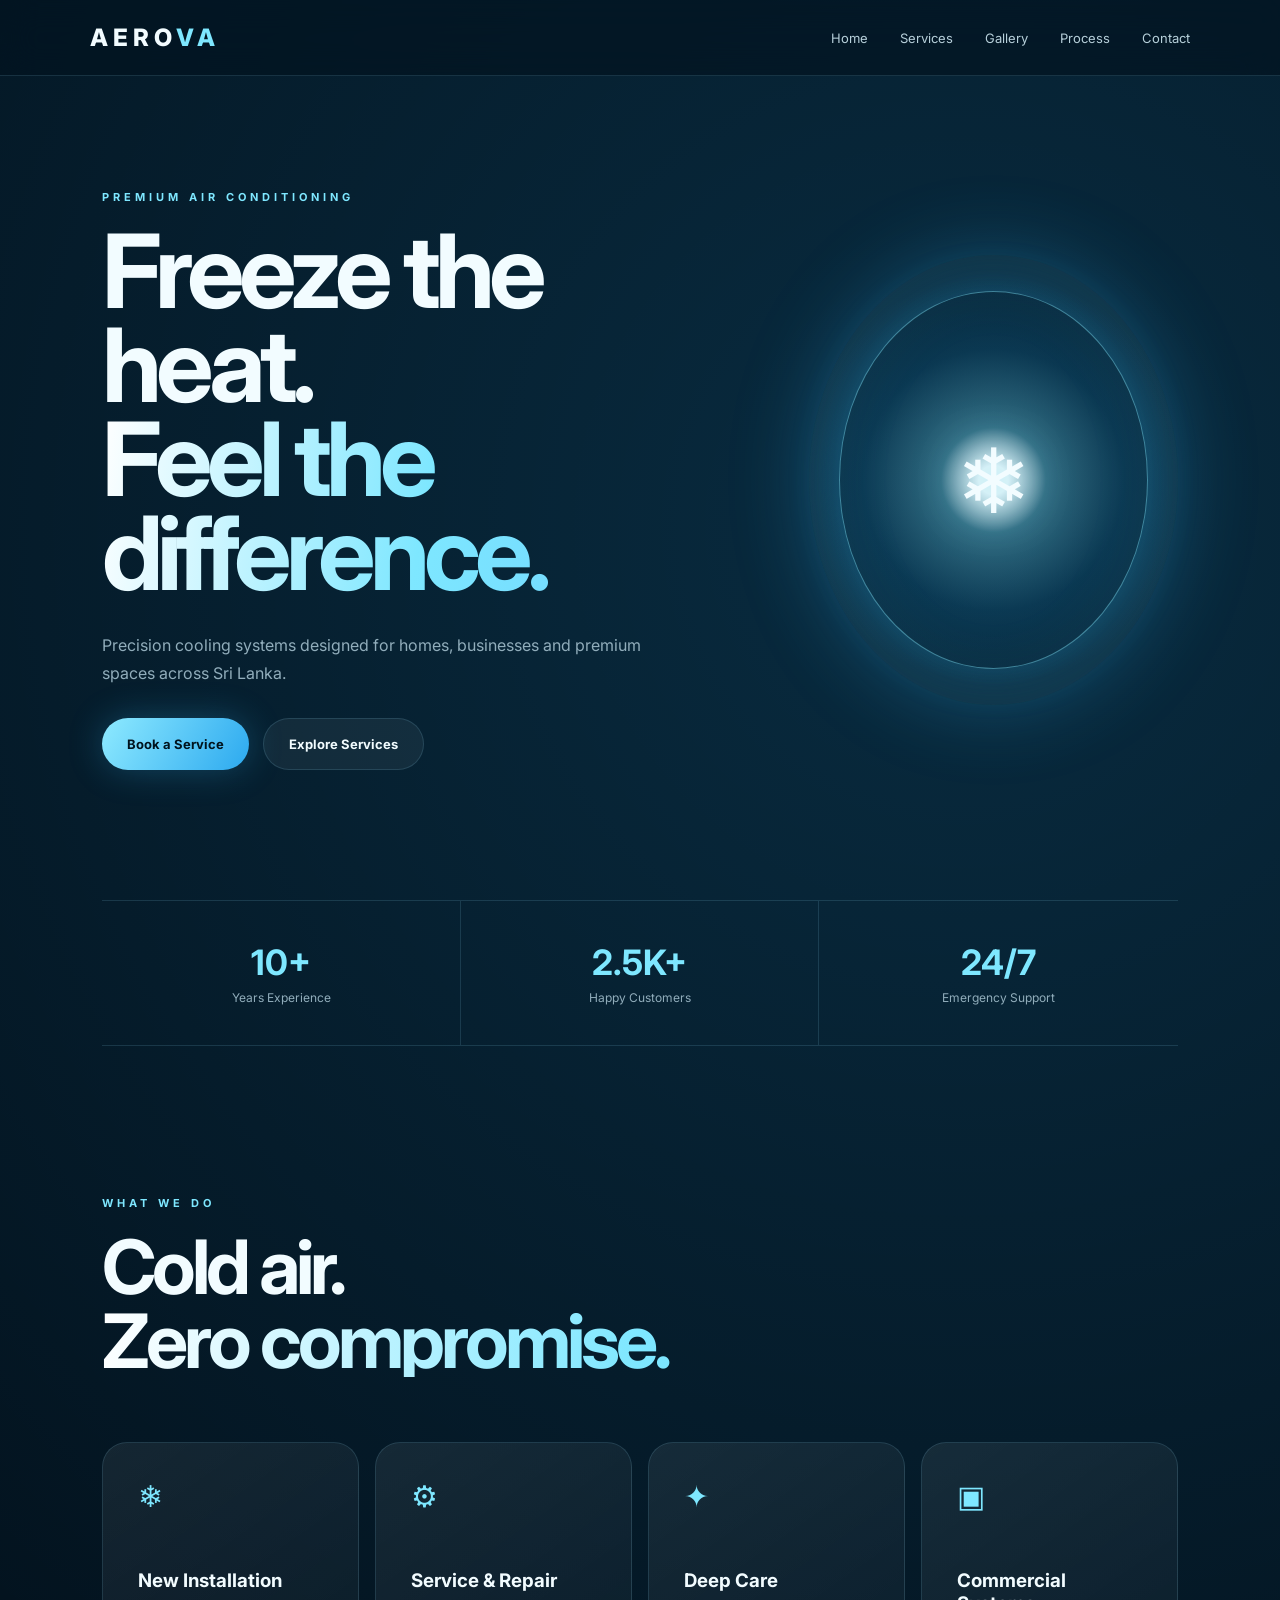
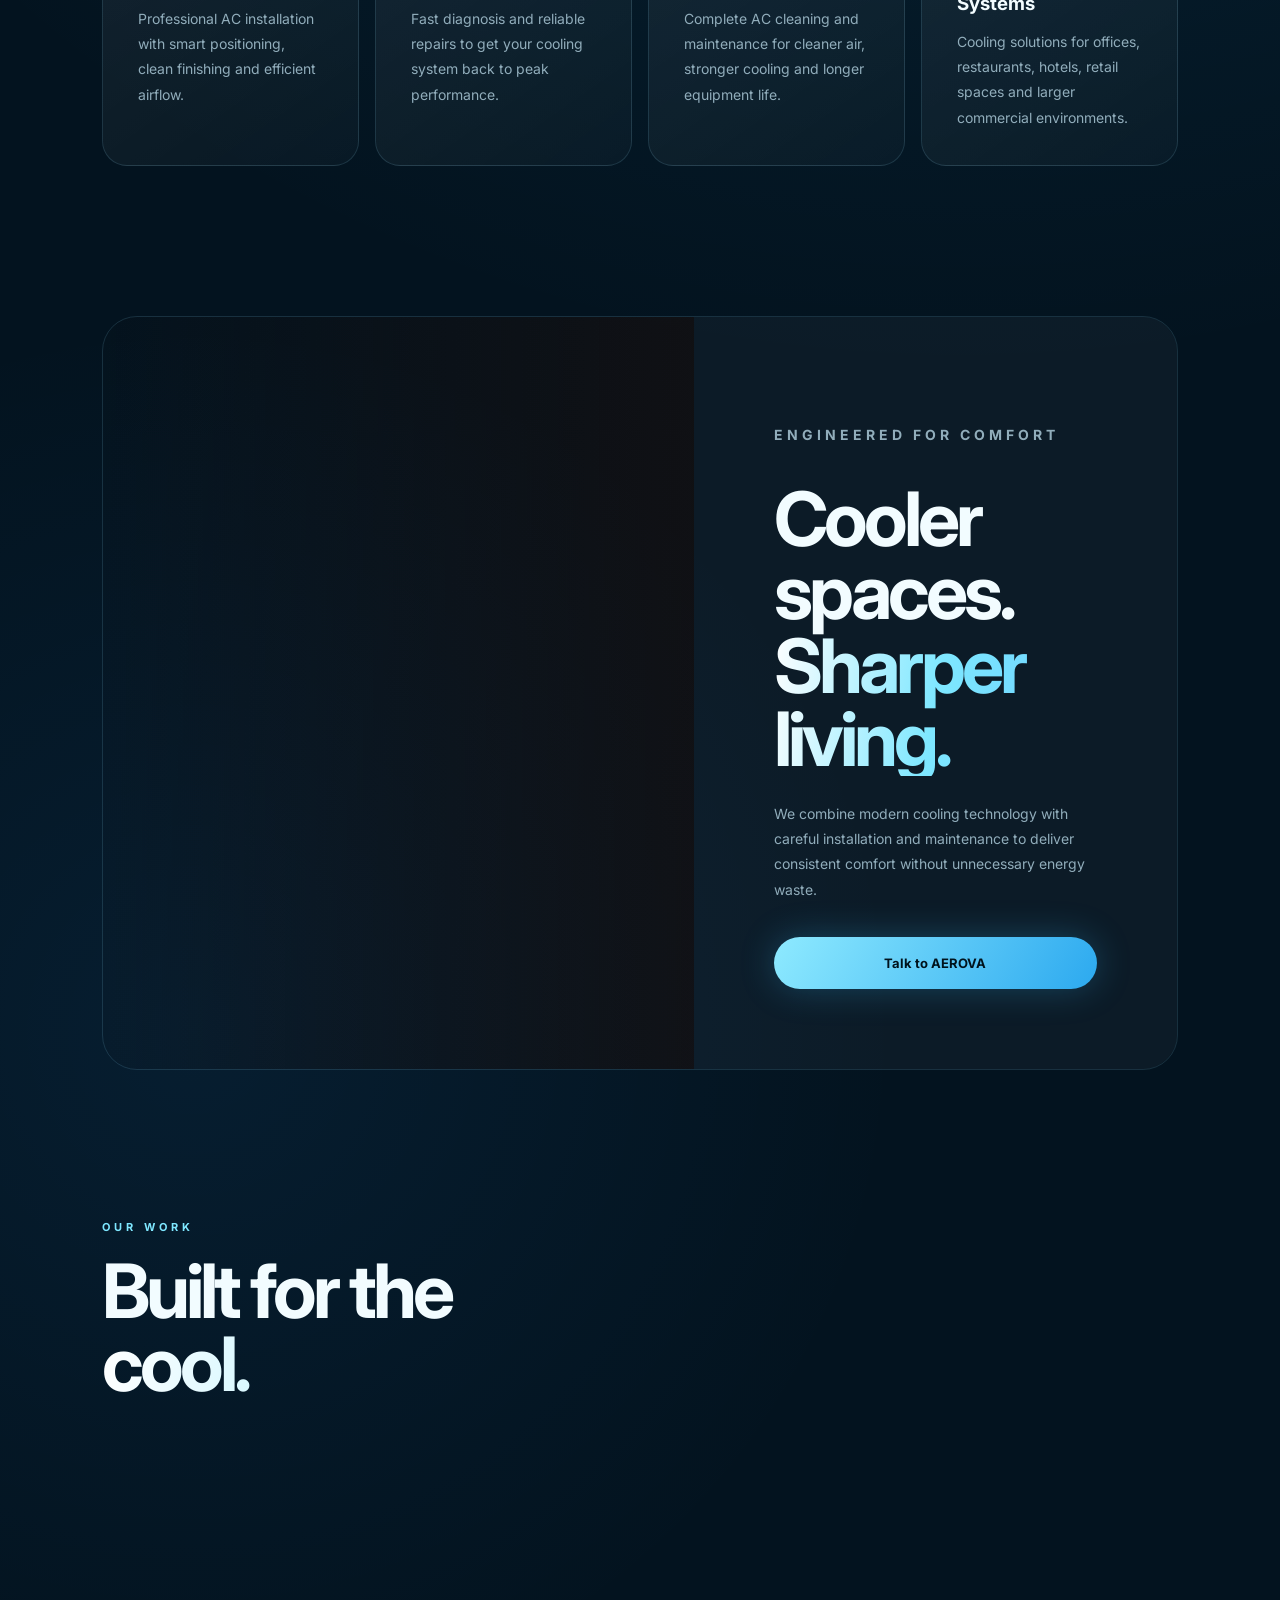
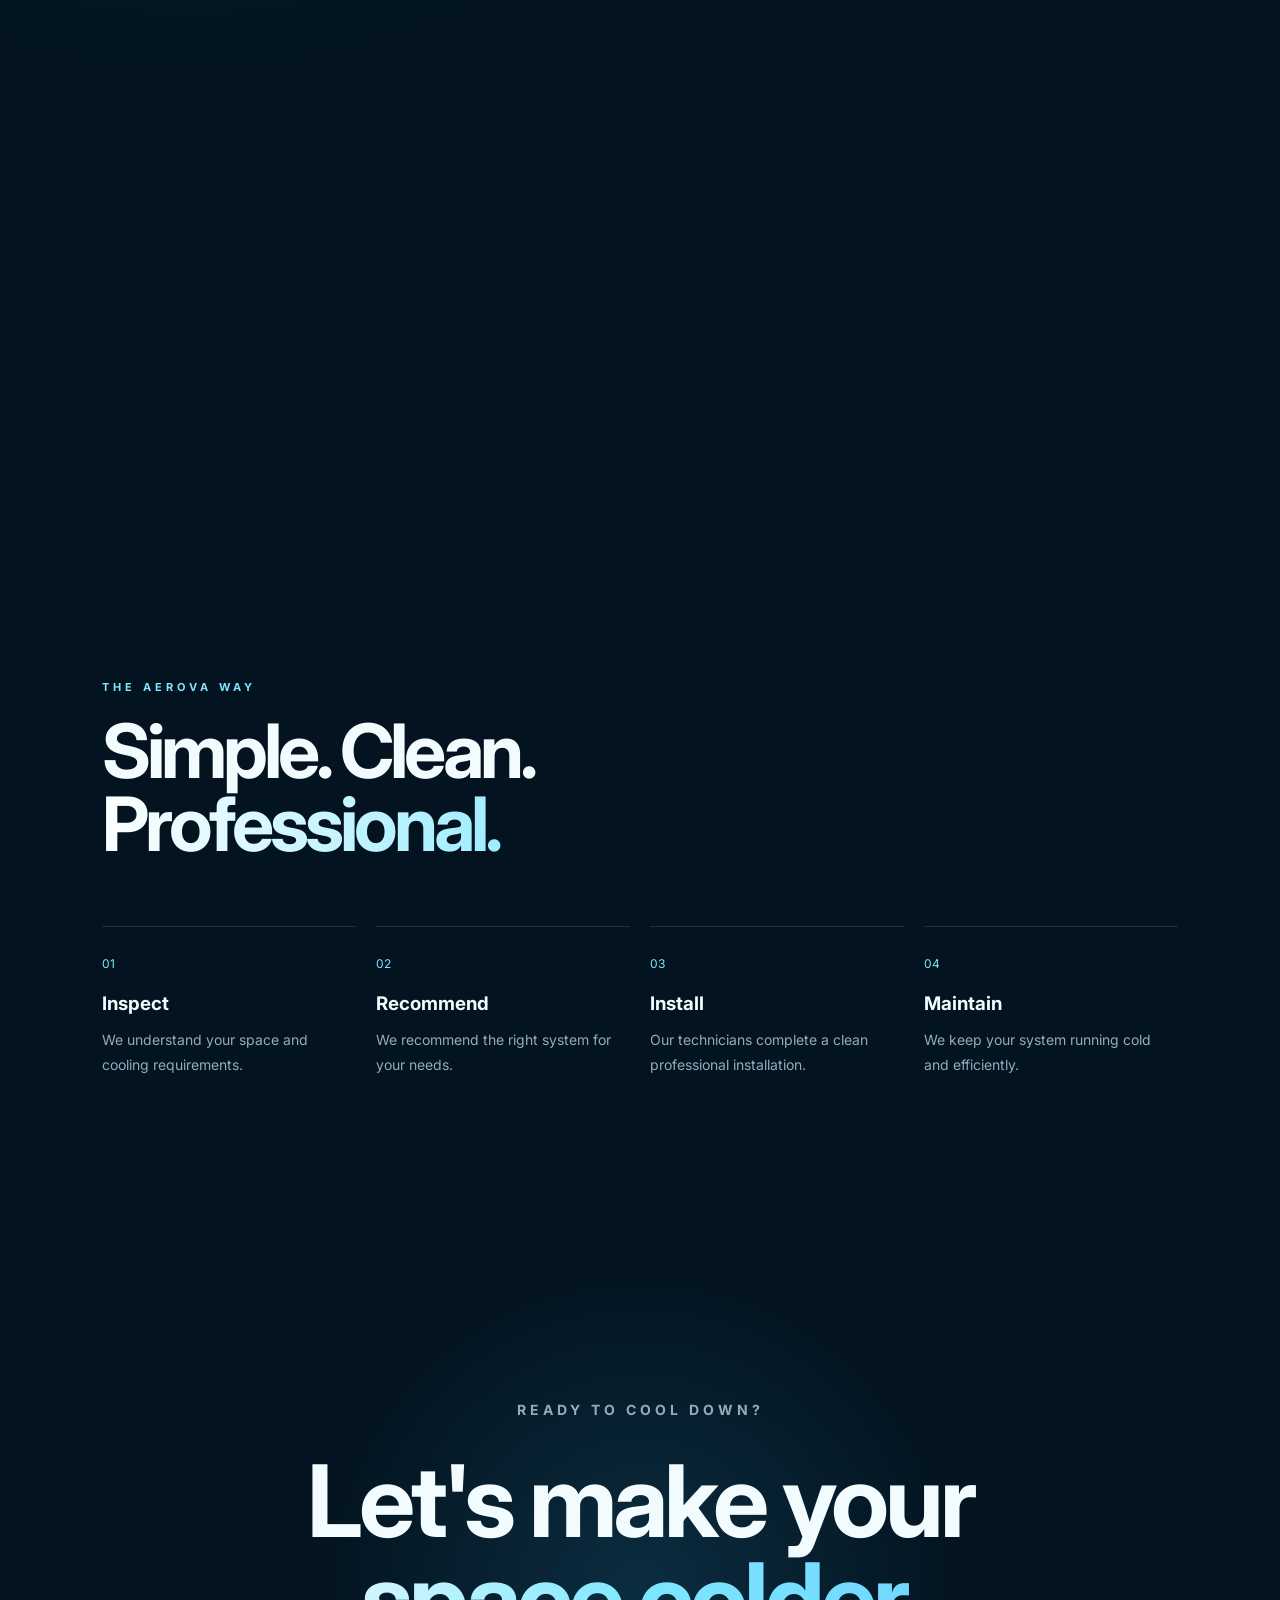
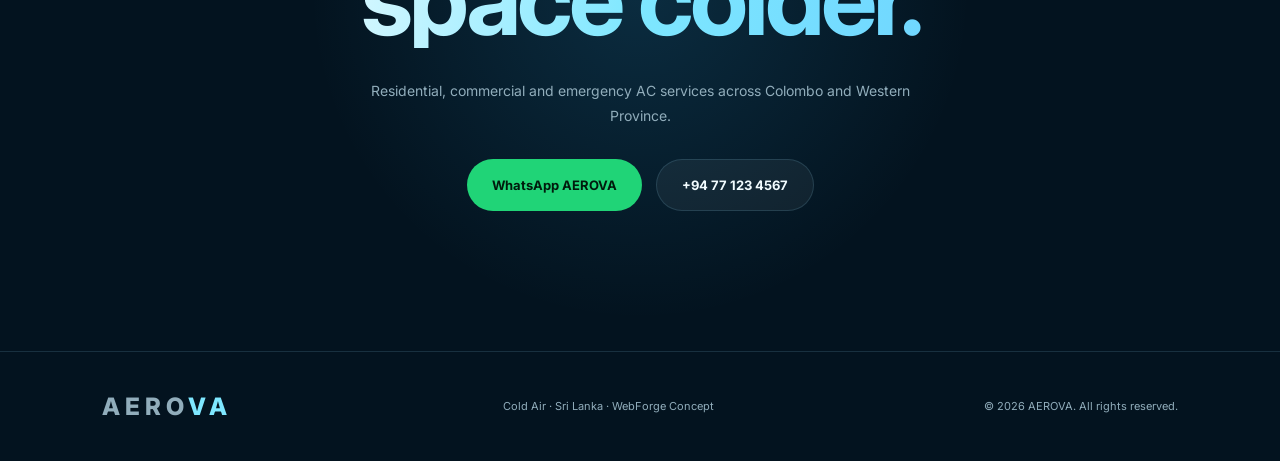
<file: index.html>
<!DOCTYPE html>
<html lang="en">
<head>
  <meta charset="UTF-8">
  <meta name="viewport" content="width=device-width, initial-scale=1.0">
  <meta name="google-site-verification" content="u9tmRN_LBfevn0UmoslVX9MIfLOMCw_v-at_Zf0Pack">

  <title>AEROVA — Freeze the Heat. Feel the Difference.</title> 
  <meta name="description" content="AEROVA premium air conditioning installation, repair and maintenance in Sri Lanka.">
  <meta name="theme-color" content="#03131f">

  <link rel="canonical" href="https://lkwebforge-design.github.io/aerova-freezy/">
  <link rel="stylesheet" href="style.css">
</head>

<body>

  <div class="snow-layer" aria-hidden="true"></div>

  <header class="header">
    <a href="#home" class="logo">
      AERO<span>VA</span>
    </a>

    <button class="menu-btn" aria-label="Open menu">☰</button>

    <nav class="nav">
      <a href="#home">Home</a>
      <a href="#services">Services</a>
      <a href="#gallery">Gallery</a>
      <a href="#process">Process</a>
      <a href="#contact">Contact</a>
    </nav>
  </header>

  <main>

    <section class="hero" id="home">
      <div class="hero-content reveal">
        <p class="eyebrow">PREMIUM AIR CONDITIONING</p>

        <h1>
          Freeze the heat.
          <span>Feel the difference.</span>
        </h1>

        <p class="hero-text">
          Precision cooling systems designed for homes, businesses
          and premium spaces across Sri Lanka.
        </p>

        <div class="hero-buttons">
          <a class="btn primary" href="#contact">Book a Service</a>
          <a class="btn glass" href="#services">Explore Services</a>
        </div>
      </div>

      <div class="ice-orb">
        <div class="orb-ring"></div>
        <div class="orb-core">❄</div>
      </div>
    </section>

    <section class="stats">
      <div>
        <strong>10+</strong>
        <span>Years Experience</span>
      </div>
      <div>
        <strong>2.5K+</strong>
        <span>Happy Customers</span>
      </div>
      <div>
        <strong>24/7</strong>
        <span>Emergency Support</span>
      </div>
    </section>

    <section class="section" id="services">
      <div class="section-heading reveal">
        <p class="eyebrow">WHAT WE DO</p>
        <h2>Cold air.<br><span>Zero compromise.</span></h2>
      </div>

      <div class="cards">

        <article class="service-card reveal">
          <div class="icon">❄</div>
          <h3>New Installation</h3>
          <p>
            Professional AC installation with smart positioning,
            clean finishing and efficient airflow.
          </p>
        </article>

        <article class="service-card reveal">
          <div class="icon">⚙</div>
          <h3>Service & Repair</h3>
          <p>
            Fast diagnosis and reliable repairs to get your
            cooling system back to peak performance.
          </p>
        </article>

        <article class="service-card reveal">
          <div class="icon">✦</div>
          <h3>Deep Care</h3>
          <p>
            Complete AC cleaning and maintenance for cleaner air,
            stronger cooling and longer equipment life.
          </p>
        </article>

        <article class="service-card reveal">
          <div class="icon">▣</div>
          <h3>Commercial Systems</h3>
          <p>
            Cooling solutions for offices, restaurants, hotels,
            retail spaces and larger commercial environments.
          </p>
        </article>

      </div>
    </section>

    <section class="showcase">
      <div class="showcase-image reveal"></div>

      <div class="showcase-content reveal">
        <p class="eyebrow">ENGINEERED FOR COMFORT</p>
        <h2>Cooler spaces.<br><span>Sharper living.</span></h2>

        <p>
          We combine modern cooling technology with careful
          installation and maintenance to deliver consistent
          comfort without unnecessary energy waste.
        </p>

        <a href="#contact" class="btn primary">Talk to AEROVA</a>
      </div>
    </section>

    <section class="section gallery-section" id="gallery">
      <div class="section-heading reveal">
        <p class="eyebrow">OUR WORK</p>
        <h2>Built for the <span>cool.</span></h2>
      </div>

      <div class="gallery">
        <div class="gallery-item large reveal"></div>
        <div class="gallery-item reveal"></div>
        <div class="gallery-item reveal"></div>
        <div class="gallery-item reveal"></div>
      </div>
    </section>

    <section class="section process" id="process">
      <div class="section-heading reveal">
        <p class="eyebrow">THE AEROVA WAY</p>
        <h2>Simple. Clean.<br><span>Professional.</span></h2>
      </div>

      <div class="steps">

        <div class="step reveal">
          <span>01</span>
          <h3>Inspect</h3>
          <p>We understand your space and cooling requirements.</p>
        </div>

        <div class="step reveal">
          <span>02</span>
          <h3>Recommend</h3>
          <p>We recommend the right system for your needs.</p>
        </div>

        <div class="step reveal">
          <span>03</span>
          <h3>Install</h3>
          <p>Our technicians complete a clean professional installation.</p>
        </div>

        <div class="step reveal">
          <span>04</span>
          <h3>Maintain</h3>
          <p>We keep your system running cold and efficiently.</p>
        </div>

      </div>
    </section>

    <section class="contact" id="contact">
      <div class="contact-inner reveal">

        <p class="eyebrow">READY TO COOL DOWN?</p>

        <h2>
          Let's make your
          <span>space colder.</span>
        </h2>

        <p>
          Residential, commercial and emergency AC services
          across Colombo and Western Province.
        </p>

        <div class="contact-buttons">
          <a
            class="btn whatsapp"
            href="https://wa.me/94771234567"
            target="_blank"
          >
            WhatsApp AEROVA
          </a>

          <a class="btn glass" href="tel:+94771234567">
            +94 77 123 4567
          </a>
        </div>

      </div>
    </section>

  </main>

  <footer>
    <div class="logo">AERO<span>VA</span></div>
    <p>Cold Air · Sri Lanka · WebForge Concept</p>
    <p>© 2026 AEROVA. All rights reserved.</p>
  </footer>

  <script src="script.js"></script>
</body>
</html>
</file>
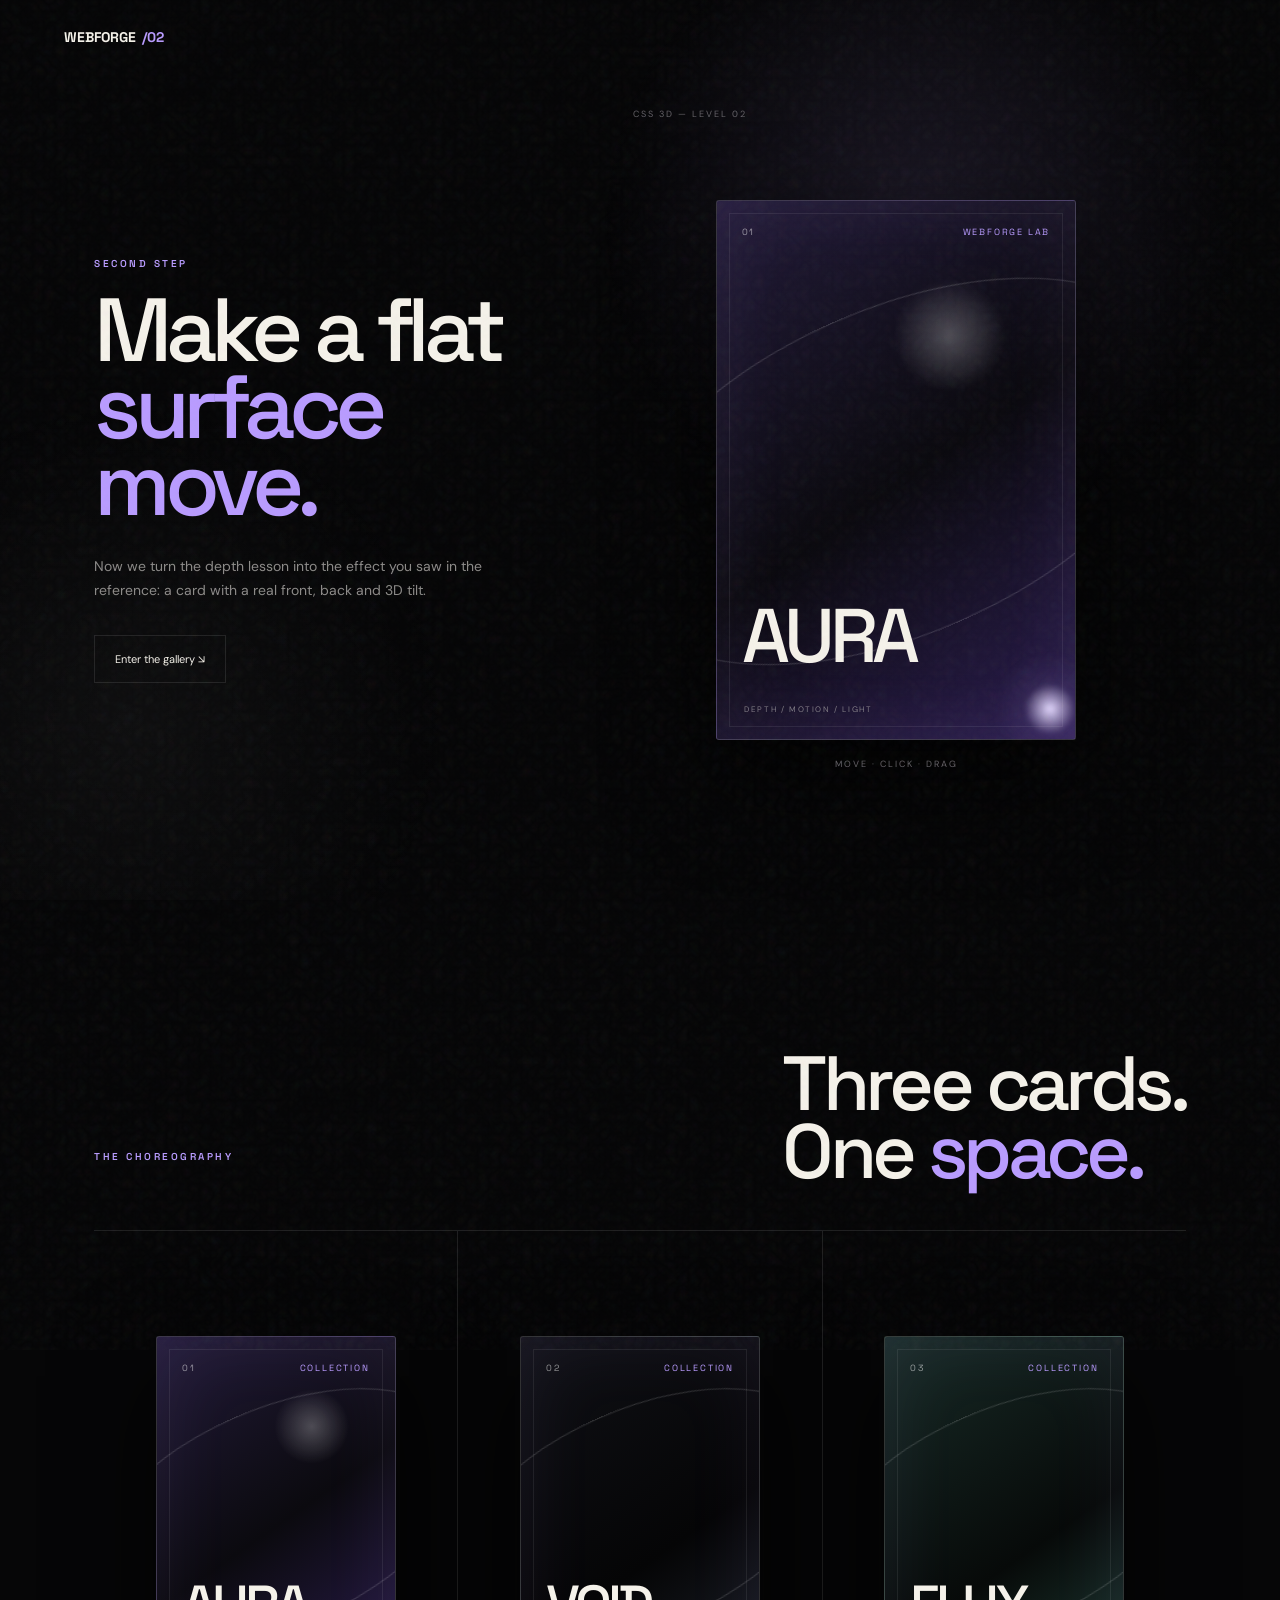
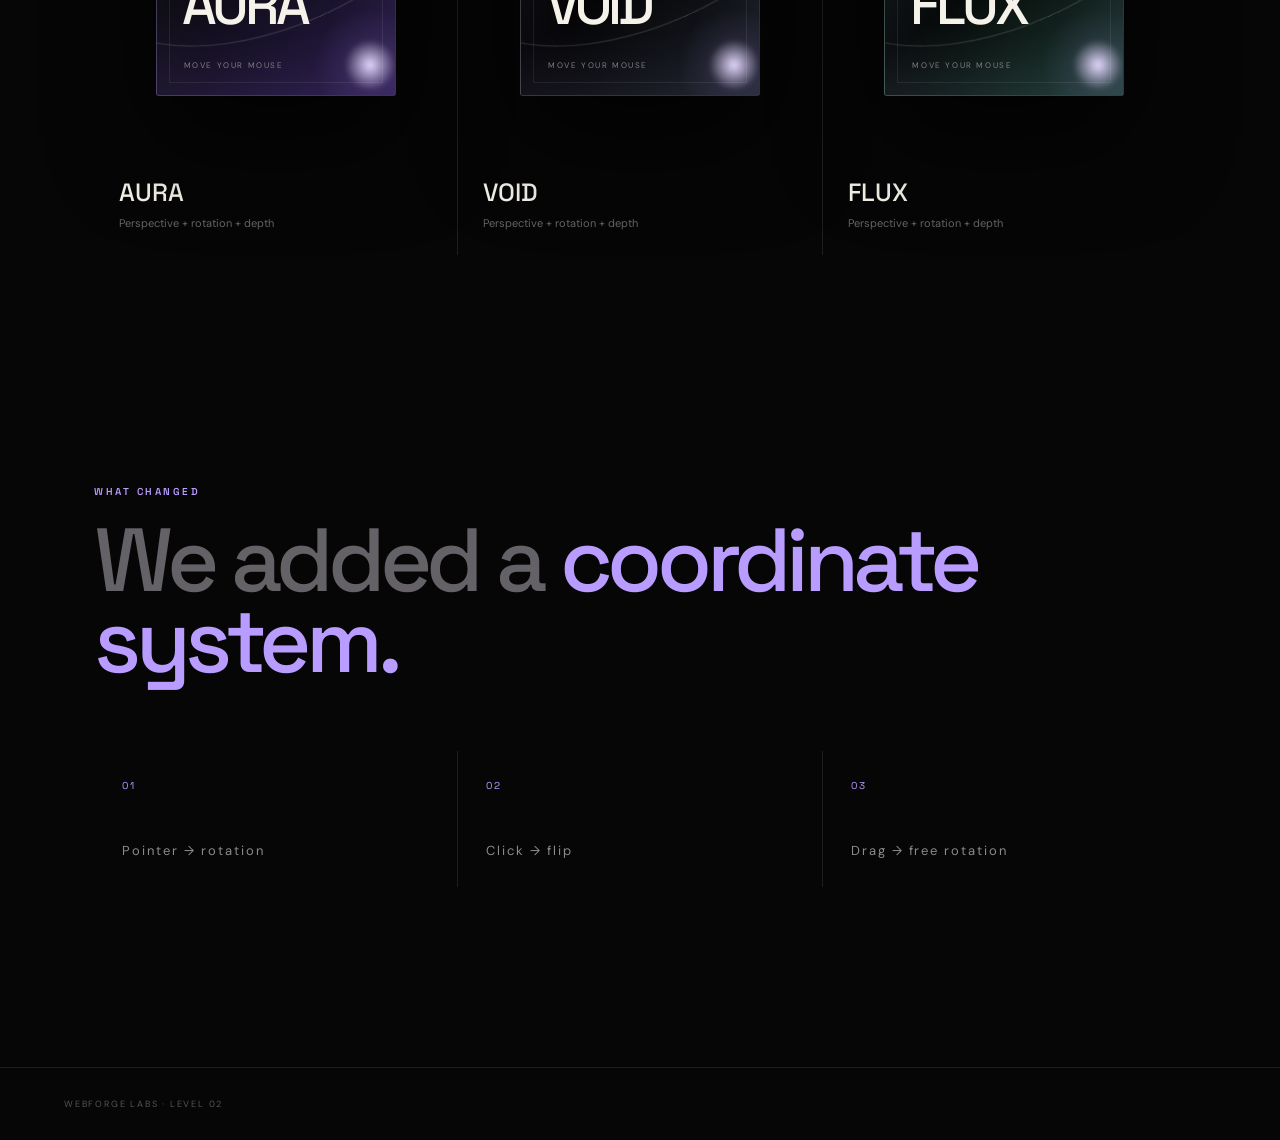
<file: level-2/index.html>
<!doctype html>
<html lang="en">
<head>
<meta charset="utf-8"><meta name="viewport" content="width=device-width,initial-scale=1">
<meta name="description" content="Webforge Level 02 — interactive CSS 3D cards.">
<title>LEVEL 02 — 3D Cards</title>
<link rel="preconnect" href="https://fonts.googleapis.com"><link rel="preconnect" href="https://fonts.gstatic.com" crossorigin>
<link href="https://fonts.googleapis.com/css2?family=DM+Sans:wght@400;500;700&family=Space+Grotesk:wght@400;500;600;700&display=swap" rel="stylesheet">
<link rel="stylesheet" href="level-2.css">
</head>
<body>
<div class="grain"></div>
<header><a class="brand" href="#">WEBFORGE<span>/02</span></a><span class="lesson">CSS 3D — LEVEL 02</span></header>
<main>
<section class="hero">
<div class="copy reveal"><p class="eyebrow">SECOND STEP</p><h1>Make a flat<br><em>surface move.</em></h1><p>Now we turn the depth lesson into the effect you saw in the reference: a card with a real front, back and 3D tilt.</p><a href="#cards" class="button">Enter the gallery ↘</a></div>
<div class="hero-card-zone" id="heroZone"><div class="card-shell" data-card>
<div class="card front"><span class="number">01</span><div class="mini">WEBFORGE LAB</div><h2>AURA</h2><p>DEPTH / MOTION / LIGHT</p><i></i></div>
<div class="card back"><span class="number">BACK</span><div class="backmark">W</div><h2>TURN<br>AROUND.</h2><p>CLICK TO FLIP</p></div></div><span class="drag">MOVE · CLICK · DRAG</span></div>
</section>
<section class="gallery" id="cards">
<div class="heading reveal"><p class="eyebrow">THE CHOREOGRAPHY</p><h2>Three cards.<br>One <em>space.</em></h2></div>
<div class="card-row">
<div class="gallery-item reveal"><div class="small-zone"><div class="card-shell mini-card" data-card><div class="card front theme-1"><span class="number">01</span><div class="mini">COLLECTION</div><h2>AURA</h2><p>MOVE YOUR MOUSE</p><i></i></div><div class="card back"><span class="number">01</span><h2>DEPTH<br>INSIDE.</h2><p>CLICK TO RETURN</p></div></div></div><h3>AURA</h3><p class="caption">Perspective + rotation + depth</p></div><div class="gallery-item reveal"><div class="small-zone"><div class="card-shell mini-card" data-card><div class="card front theme-2"><span class="number">02</span><div class="mini">COLLECTION</div><h2>VOID</h2><p>MOVE YOUR MOUSE</p><i></i></div><div class="card back"><span class="number">02</span><h2>DEPTH<br>INSIDE.</h2><p>CLICK TO RETURN</p></div></div></div><h3>VOID</h3><p class="caption">Perspective + rotation + depth</p></div><div class="gallery-item reveal"><div class="small-zone"><div class="card-shell mini-card" data-card><div class="card front theme-3"><span class="number">03</span><div class="mini">COLLECTION</div><h2>FLUX</h2><p>MOVE YOUR MOUSE</p><i></i></div><div class="card back"><span class="number">03</span><h2>DEPTH<br>INSIDE.</h2><p>CLICK TO RETURN</p></div></div></div><h3>FLUX</h3><p class="caption">Perspective + rotation + depth</p></div>
</div>
</section>
<section class="lesson reveal"><p class="eyebrow">WHAT CHANGED</p><h2>We added a <em>coordinate system.</em></h2><div class="steps"><div><b>01</b><span>Pointer → rotation</span></div><div><b>02</b><span>Click → flip</span></div><div><b>03</b><span>Drag → free rotation</span></div></div></section>
</main><footer>WEBFORGE LABS · LEVEL 02</footer>
<script src="level-2.js"></script>
</body></html>
</file>
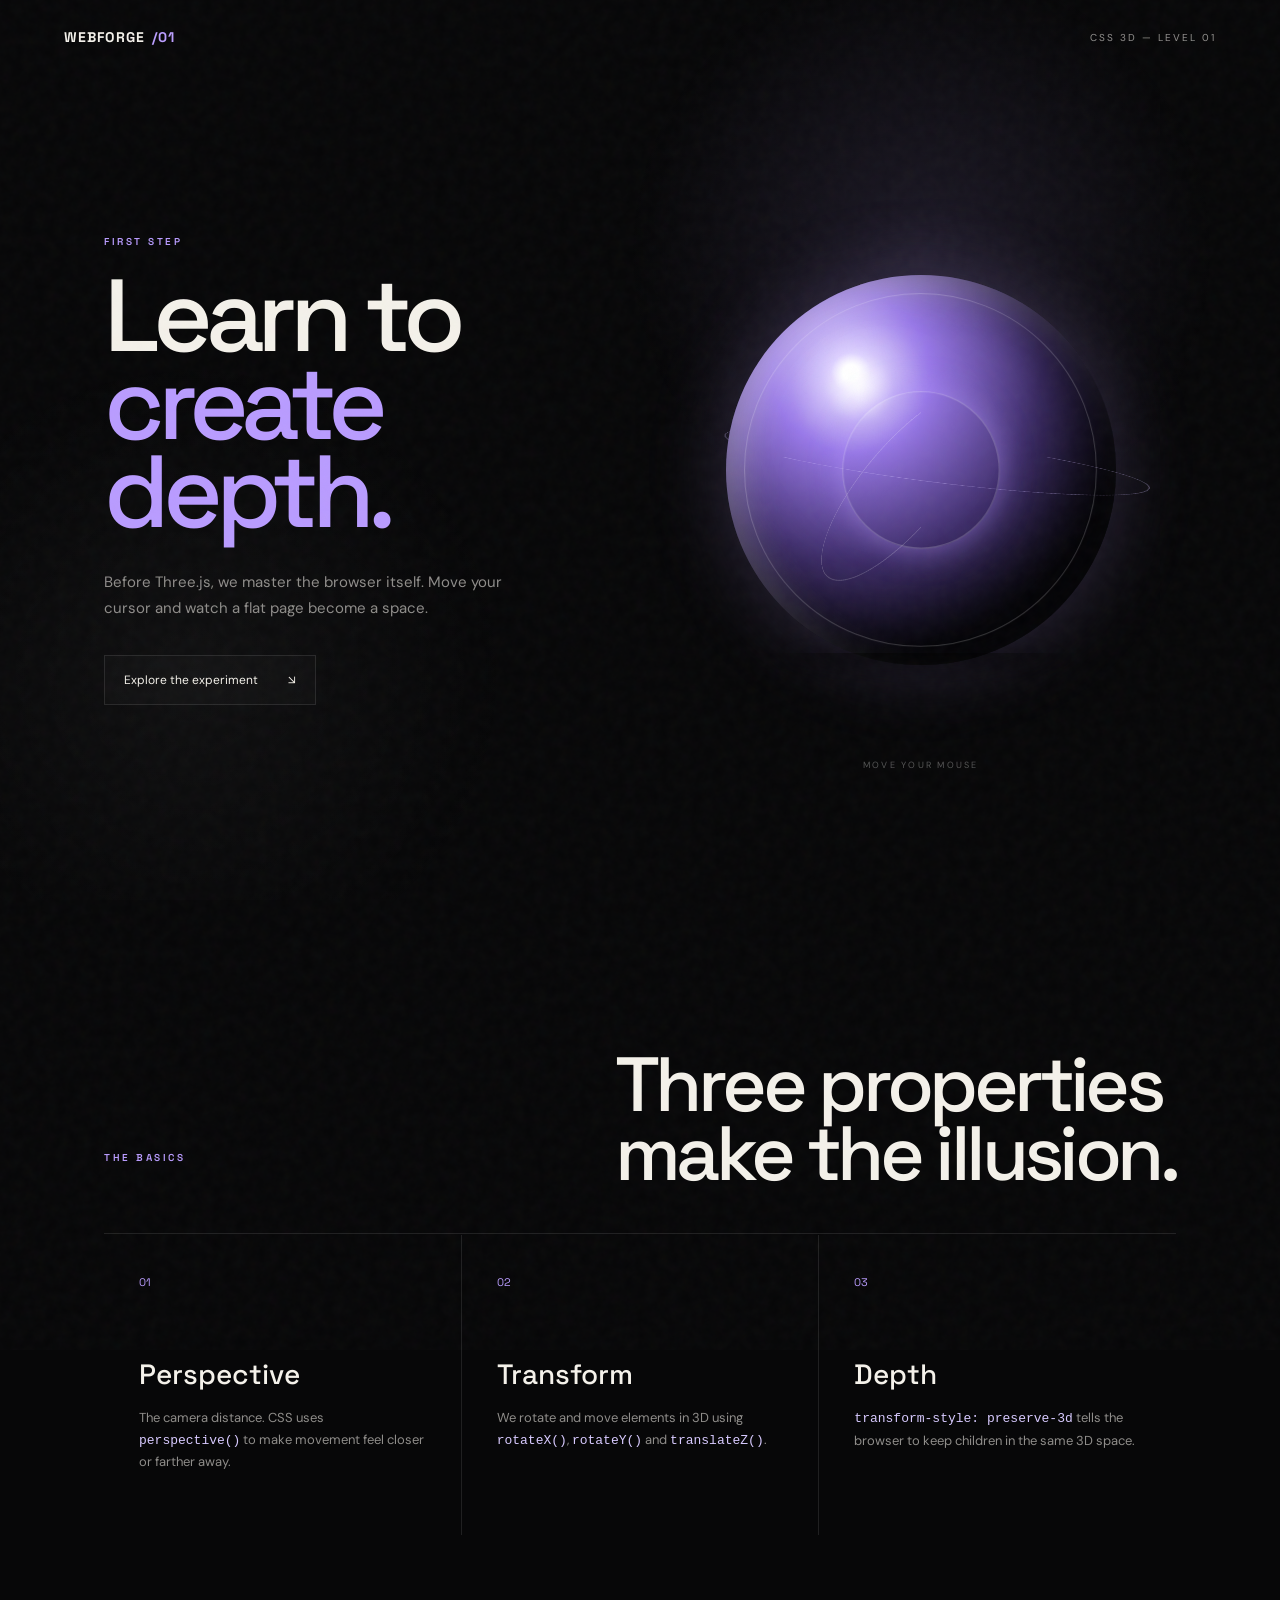
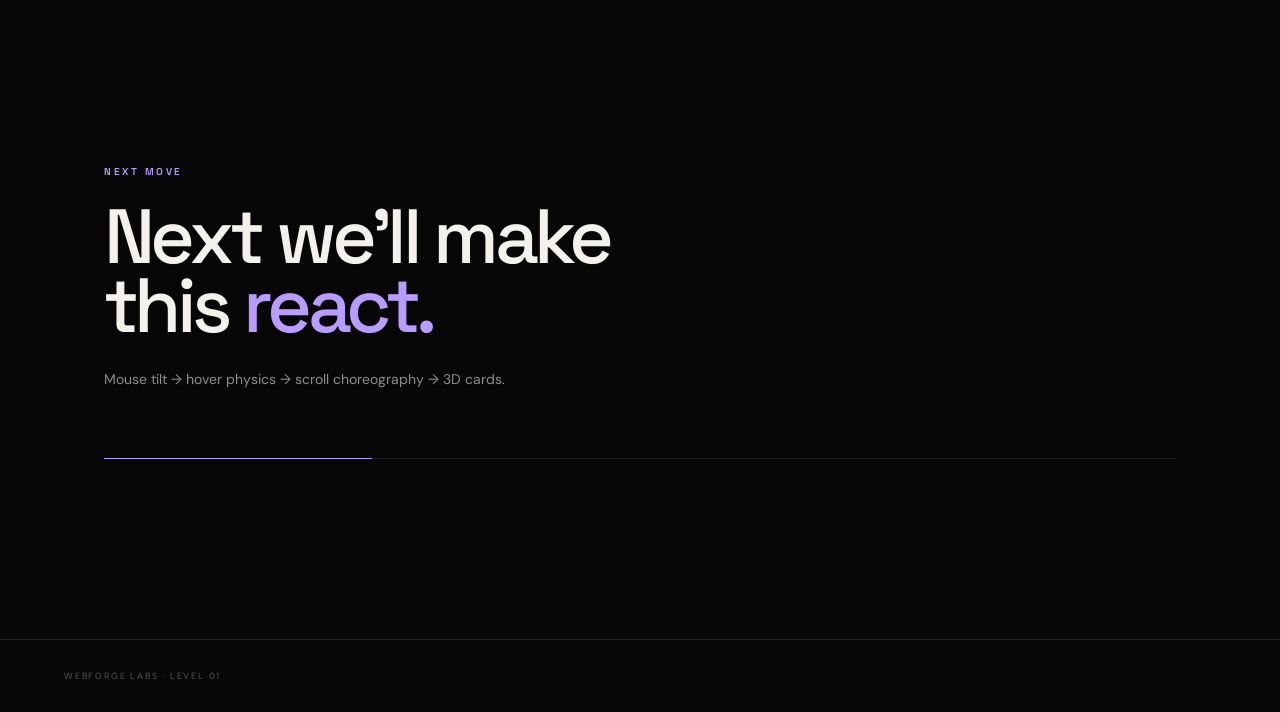
<file: level-1.html>
<!doctype html>
<html lang="en">
<head>
  <meta charset="utf-8">
  <meta name="viewport" content="width=device-width, initial-scale=1">
  <meta name="description" content="Level 1 premium CSS 3D playground — Webforge learning series.">
  <title>LEVEL 01 — Depth</title>
  <link rel="preconnect" href="https://fonts.googleapis.com">
  <link rel="preconnect" href="https://fonts.gstatic.com" crossorigin>
  <link href="https://fonts.googleapis.com/css2?family=DM+Sans:wght@400;500;700&family=Space+Grotesk:wght@400;500;600;700&display=swap" rel="stylesheet">
  <link rel="stylesheet" href="level-1.css">
</head>
<body>
  <div class="grain"></div>
  <header class="nav">
    <a class="brand" href="#">WEBFORGE<span>/01</span></a>
    <span class="lesson">CSS 3D — LEVEL 01</span>
  </header>

  <main>
    <section class="hero">
      <div class="hero-copy reveal">
        <p class="eyebrow">FIRST STEP</p>
        <h1>Learn to<br><em>create depth.</em></h1>
        <p class="intro">Before Three.js, we master the browser itself. Move your cursor and watch a flat page become a space.</p>
        <a class="button magnetic" href="#experiment">Explore the experiment <span>↘</span></a>
      </div>

      <div class="stage" id="stage" aria-label="Interactive 3D object">
        <div class="orb-wrap">
          <div class="orb">
            <div class="orb-shine"></div>
            <div class="orb-ring ring-a"></div>
            <div class="orb-ring ring-b"></div>
            <div class="orb-core"></div>
          </div>
          <div class="shadow"></div>
        </div>
        <p class="hint">MOVE YOUR MOUSE</p>
      </div>
    </section>

    <section class="experiment" id="experiment">
      <div class="section-head reveal">
        <p class="eyebrow">THE BASICS</p>
        <h2>Three properties<br>make the illusion.</h2>
      </div>
      <div class="cards">
        <article class="info-card reveal">
          <span>01</span>
          <h3>Perspective</h3>
          <p>The camera distance. CSS uses <code>perspective()</code> to make movement feel closer or farther away.</p>
        </article>
        <article class="info-card reveal">
          <span>02</span>
          <h3>Transform</h3>
          <p>We rotate and move elements in 3D using <code>rotateX()</code>, <code>rotateY()</code> and <code>translateZ()</code>.</p>
        </article>
        <article class="info-card reveal">
          <span>03</span>
          <h3>Depth</h3>
          <p><code>transform-style: preserve-3d</code> tells the browser to keep children in the same 3D space.</p>
        </article>
      </div>
    </section>

    <section class="challenge reveal">
      <p class="eyebrow">NEXT MOVE</p>
      <h2>Next we'll make<br>this <em>react.</em></h2>
      <p>Mouse tilt → hover physics → scroll choreography → 3D cards.</p>
      <div class="progress"><span></span></div>
    </section>
  </main>

  <footer>WEBFORGE LABS · LEVEL 01</footer>
  <script src="level-1.js"></script>
</body>
</html>
</file>
<file: style.css>
@import url('https://fonts.googleapis.com/css2?family=Inter:wght@400;500;600;700;800&display=swap');

:root {
  --bg: #03131f;
  --bg2: #061d2d;
  --ice: #f2fcff;
  --muted: #91adbb;
  --accent: #7ee7ff;
  --blue: #39bfff;
  --line: rgba(150, 225, 255, .14);
  --glass: rgba(255,255,255,.055);
}

* {
  margin: 0;
  padding: 0;
  box-sizing: border-box;
}

html {
  scroll-behavior: smooth;
}

body {
  background:
    radial-gradient(circle at 75% 10%, rgba(41,185,255,.15), transparent 30%),
    radial-gradient(circle at 15% 50%, rgba(46,157,255,.08), transparent 25%),
    var(--bg);
  color: var(--ice);
  font-family: Inter, Arial, sans-serif;
  overflow-x: hidden;
}

a {
  color: inherit;
  text-decoration: none;
}

.header {
  position: fixed;
  top: 0;
  left: 0;
  width: 100%;
  height: 76px;
  padding: 0 7%;
  display: flex;
  align-items: center;
  justify-content: space-between;
  z-index: 100;
  background: rgba(3,19,31,.65);
  backdrop-filter: blur(18px);
  border-bottom: 1px solid var(--line);
}

.logo {
  font-size: 24px;
  font-weight: 800;
  letter-spacing: 5px;
}

.logo span {
  color: var(--accent);
}

.nav {
  display: flex;
  gap: 32px;
}

.nav a {
  color: #b7d0da;
  font-size: 13px;
  transition: .3s;
}

.nav a:hover {
  color: var(--accent);
}

.menu-btn {
  display: none;
  background: none;
  border: 0;
  color: white;
  font-size: 25px;
}

.hero {
  min-height: 100vh;
  padding: 150px 8% 90px;
  display: flex;
  align-items: center;
  justify-content: space-between;
  gap: 60px;
  position: relative;
}

.hero-content {
  max-width: 720px;
  z-index: 2;
}

.eyebrow {
  color: var(--accent);
  font-size: 11px;
  font-weight: 700;
  letter-spacing: 4px;
  margin-bottom: 20px;
}

h1 {
  font-size: clamp(55px, 8vw, 110px);
  line-height: .92;
  letter-spacing: -6px;
  max-width: 800px;
}

h1 span,
h2 span {
  display: block;
  color: transparent;
  background: linear-gradient(100deg, #fff, var(--accent), #69cfff);
  background-clip: text;
  -webkit-background-clip: text;
}

.hero-text {
  color: var(--muted);
  max-width: 570px;
  line-height: 1.8;
  margin: 30px 0;
  font-size: 16px;
}

.hero-buttons,
.contact-buttons {
  display: flex;
  gap: 14px;
  flex-wrap: wrap;
}

.btn {
  display: inline-flex;
  align-items: center;
  justify-content: center;
  min-height: 52px;
  padding: 0 25px;
  border-radius: 999px;
  font-size: 13px;
  font-weight: 700;
  transition: .3s;
}

.primary {
  background: linear-gradient(120deg, #8eeaff, #2ca9ef);
  color: #00131d;
  box-shadow: 0 0 35px rgba(57,191,255,.25);
}

.primary:hover {
  transform: translateY(-3px);
  box-shadow: 0 10px 45px rgba(57,191,255,.4);
}

.glass {
  border: 1px solid var(--line);
  background: var(--glass);
}

.glass:hover {
  background: rgba(255,255,255,.1);
  transform: translateY(-3px);
}

.ice-orb {
  width: min(40vw, 450px);
  height: min(40vw, 450px);
  border-radius: 50%;
  position: relative;
  display: grid;
  place-items: center;
  background:
    radial-gradient(circle,
    rgba(255,255,255,.95) 0 5%,
    rgba(126,231,255,.35) 18%,
    rgba(30,167,237,.12) 45%,
    transparent 70%);
  box-shadow:
    0 0 80px rgba(57,191,255,.25),
    inset 0 0 80px rgba(126,231,255,.15);
  animation: float 5s ease-in-out infinite;
}

.orb-ring {
  position: absolute;
  inset: 8%;
  border: 1px solid rgba(126,231,255,.45);
  border-radius: 50%;
  box-shadow: 0 0 50px rgba(57,191,255,.3);
  animation: spin 12s linear infinite;
}

.orb-core {
  font-size: 90px;
  filter: drop-shadow(0 0 25px #7ee7ff);
}

.stats {
  display: grid;
  grid-template-columns: repeat(3,1fr);
  border-top: 1px solid var(--line);
  border-bottom: 1px solid var(--line);
  margin: 0 8%;
}

.stats div {
  padding: 40px;
  text-align: center;
  border-right: 1px solid var(--line);
}

.stats div:last-child {
  border-right: 0;
}

.stats strong {
  display: block;
  font-size: 35px;
  color: var(--accent);
}

.stats span {
  display: block;
  color: var(--muted);
  font-size: 12px;
  margin-top: 7px;
}

.section {
  padding: 150px 8%;
}

.section-heading {
  margin-bottom: 65px;
}

h2 {
  font-size: clamp(42px, 6vw, 75px);
  line-height: .98;
  letter-spacing: -4px;
}

.cards {
  display: grid;
  grid-template-columns: repeat(4,1fr);
  gap: 16px;
}

.service-card {
  min-height: 290px;
  padding: 35px;
  border: 1px solid var(--line);
  border-radius: 25px;
  background: linear-gradient(145deg, rgba(255,255,255,.07), rgba(255,255,255,.025));
  transition: .4s;
}

.service-card:hover {
  transform: translateY(-10px);
  border-color: rgba(126,231,255,.4);
  box-shadow: 0 20px 60px rgba(0,0,0,.2);
}

.icon {
  font-size: 30px;
  color: var(--accent);
  margin-bottom: 55px;
}

.service-card h3 {
  margin-bottom: 14px;
}

.service-card p,
.showcase-content p,
.step p,
.contact-inner > p {
  color: var(--muted);
  line-height: 1.8;
  font-size: 14px;
}

.showcase {
  margin: 0 8%;
  display: grid;
  grid-template-columns: 1.1fr .9fr;
  min-height: 600px;
  border: 1px solid var(--line);
  border-radius: 35px;
  overflow: hidden;
}

.showcase-image {
  background:
    linear-gradient(90deg, rgba(3,19,31,.05), rgba(3,19,31,.5)),
    url("https://images.unsplash.com/photo-1581094794329-c8112a89af12?auto=format&fit=crop&w=1200&q=85")
    center/cover;
  filter: saturate(.7) hue-rotate(165deg);
}

.showcase-content {
  padding: 80px;
  background: rgba(255,255,255,.035);
  display: flex;
  flex-direction: column;
  justify-content: center;
}

.showcase-content p {
  margin: 25px 0 35px;
}

.gallery {
  display: grid;
  grid-template-columns: 2fr 1fr 1fr;
  grid-template-rows: 250px 250px;
  gap: 14px;
}

.gallery-item {
  border-radius: 22px;
  background-position: center;
  background-size: cover;
  filter: saturate(.65) hue-rotate(165deg);
}

.gallery-item:nth-child(1) {
  background-image: url("https://images.unsplash.com/photo-1621905252507-b35492cc74b4?auto=format&fit=crop&w=1200&q=85");
}

.gallery-item:nth-child(2) {
  background-image: url("https://images.unsplash.com/photo-1631545806609-2c37a7c2bce4?auto=format&fit=crop&w=900&q=85");
}

.gallery-item:nth-child(3) {
  background-image: url("https://images.unsplash.com/photo-1558618666-fcd25c85cd64?auto=format&fit=crop&w=900&q=85");
}

.gallery-item:nth-child(4) {
  background-image: url("https://images.unsplash.com/photo-1600566753086-00f18fb6b3ea?auto=format&fit=crop&w=900&q=85");
}

.gallery-item.large {
  grid-row: span 2;
}

.steps {
  display: grid;
  grid-template-columns: repeat(4,1fr);
  gap: 20px;
}

.step {
  border-top: 1px solid var(--line);
  padding-top: 25px;
}

.step span {
  color: var(--accent);
  font-size: 12px;
}

.step h3 {
  margin: 20px 0 12px;
}

.contact {
  padding: 140px 8%;
  text-align: center;
  background:
    radial-gradient(circle at center, rgba(57,191,255,.15), transparent 45%);
}

.contact-inner {
  max-width: 850px;
  margin: auto;
}

.contact h2 {
  font-size: clamp(50px, 8vw, 100px);
}

.contact-inner > p {
  max-width: 600px;
  margin: 30px auto;
}

.contact-buttons {
  justify-content: center;
}

.whatsapp {
  background: #20d477;
  color: #001b0d;
}

footer {
  padding: 40px 8%;
  border-top: 1px solid var(--line);
  display: flex;
  justify-content: space-between;
  align-items: center;
  gap: 20px;
  color: var(--muted);
  font-size: 11px;
}

.snow-layer {
  position: fixed;
  inset: 0;
  pointer-events: none;
  z-index: 50;
  overflow: hidden;
}

.snowflake {
  position: absolute;
  top: -30px;
  color: rgba(220,248,255,.65);
  animation: fall linear infinite, drift ease-in-out infinite alternate;
  text-shadow: 0 0 10px rgba(126,231,255,.8);
}

.reveal {
  opacity: 0;
  transform: translateY(35px);
  transition: opacity .8s ease, transform .8s ease;
}

.reveal.visible {
  opacity: 1;
  transform: translateY(0);
}

@keyframes fall {
  to {
    transform: translateY(110vh) rotate(360deg);
  }
}

@keyframes drift {
  from {
    margin-left: -20px;
  }
  to {
    margin-left: 20px;
  }
}

@keyframes float {
  0%,100% {
    transform: translateY(0);
  }
  50% {
    transform: translateY(-18px);
  }
}

@keyframes spin {
  to {
    transform: rotate(360deg);
  }
}

@media(max-width:900px) {
  .nav {
    display: none;
    position: absolute;
    top: 76px;
    left: 0;
    width: 100%;
    padding: 25px;
    flex-direction: column;
    background: rgba(3,19,31,.97);
  }

  .nav.open {
    display: flex;
  }

  .menu-btn {
    display: block;
  }

  .hero {
    flex-direction: column;
    text-align: center;
    padding-top: 130px;
  }

  .hero-text {
    margin-left: auto;
    margin-right: auto;
  }

  .hero-buttons {
    justify-content: center;
  }

  .ice-orb {
    width: 300px;
    height: 300px;
  }

  .cards {
    grid-template-columns: repeat(2,1fr);
  }

  .showcase {
    grid-template-columns: 1fr;
  }

  .showcase-image {
    min-height: 400px;
  }

  .steps {
    grid-template-columns: repeat(2,1fr);
  }
}

@media(max-width:600px) {
  .header {
    padding: 0 5%;
  }

  .hero {
    padding-left: 5%;
    padding-right: 5%;
  }

  h1 {
    letter-spacing: -3px;
  }

  .stats {
    margin: 0 5%;
    grid-template-columns: 1fr;
  }

  .stats div {
    border-right: 0;
    border-bottom: 1px solid var(--line);
  }

  .section {
    padding: 100px 5%;
  }

  .cards {
    grid-template-columns: 1fr;
  }

  .showcase {
    margin: 0 5%;
  }

  .showcase-content {
    padding: 45px 30px;
  }

  .gallery {
    grid-template-columns: 1fr;
    grid-template-rows: repeat(4,250px);
  }

  .gallery-item.large {
    grid-row: auto;
  }

  .steps {
    grid-template-columns: 1fr;
  }

  footer {
    flex-direction: column;
    text-align: center;
  }
}

@media(prefers-reduced-motion: reduce) {
  *,
  *::before,
  *::after {
    animation-duration: .01ms !important;
    scroll-behavior: auto !important;
    transition-duration: .01ms !important;
  }
}
</file>
<file: level-2/level-2.css>
:root{--bg:#060607;--text:#f5f2ea;--muted:#8d8b89;--line:rgba(255,255,255,.1);--accent:#b99cff;--max:1220px}*{box-sizing:border-box}html{scroll-behavior:smooth}body{margin:0;background:var(--bg);color:var(--text);font-family:"DM Sans",sans-serif;overflow-x:hidden}body:before{content:"";position:fixed;inset:0;z-index:-2;background:radial-gradient(circle at 72% 25%,rgba(185,156,255,.12),transparent 28%),radial-gradient(circle at 10% 80%,rgba(255,255,255,.04),transparent 24%)}.grain{position:fixed;inset:-50%;width:200%;height:200%;z-index:20;pointer-events:none;opacity:.045;background-image:url("data:image/svg+xml,%3Csvg xmlns='http://www.w3.org/2000/svg' viewBox='0 0 180 180'%3E%3Cfilter id='n'%3E%3CfeTurbulence baseFrequency='.9' numOctaves='4'/%3E%3C/filter%3E%3Crect width='100%25' height='100%25' filter='url(%23n)'/%3E%3C/svg%3E");animation:noise .25s steps(2) infinite}@keyframes noise{50%{transform:translate(2%,-1%)}}header{position:fixed;z-index:10;left:0;right:0;top:0;padding:28px 5vw;display:flex;justify-content:space-between}.brand{font:700 14px "Space Grotesk";color:var(--text);text-decoration:none}.brand span{color:var(--accent);margin-left:6px}.lesson,.drag{font-size:9px;letter-spacing:.22em;color:#656267}.hero{min-height:100svh;max-width:var(--max);margin:auto;padding:110px 5vw 70px;display:grid;grid-template-columns:.9fr 1.1fr;align-items:center;gap:3vw}.copy{position:relative;z-index:2}.eyebrow{font:600 10px "Space Grotesk";letter-spacing:.25em;color:var(--accent);margin:0 0 22px}h1,h2,h3{font-family:"Space Grotesk";font-weight:500;margin:0}h1{font-size:clamp(58px,7vw,105px);line-height:.86;letter-spacing:-.07em}em{color:var(--accent);font-style:normal}.copy>p:not(.eyebrow){max-width:430px;color:var(--muted);font-size:14px;line-height:1.7;margin:32px 0}.button{display:inline-block;padding:16px 20px;border:1px solid var(--line);color:var(--text);text-decoration:none;font-size:11px;transition:.35s}.button:hover{background:rgba(185,156,255,.1);border-color:rgba(185,156,255,.5);transform:translateY(-3px)}.hero-card-zone{height:650px;display:grid;place-items:center;position:relative;perspective:1300px}.card-shell{width:min(360px,65vw);aspect-ratio:2/3;position:relative;transform-style:preserve-3d;cursor:grab;transition:transform .08s linear}.card-shell:active{cursor:grabbing}.card{position:absolute;inset:0;border-radius:3px;backface-visibility:hidden;transform-style:preserve-3d;overflow:hidden}.front{background:radial-gradient(circle at 65% 25%,rgba(255,255,255,.25),transparent 12%),linear-gradient(145deg,#221b38,#0b0a0f 52%,#2c1e50);border:1px solid rgba(255,255,255,.16);box-shadow:0 40px 100px rgba(0,0,0,.7),inset 0 0 80px rgba(185,156,255,.08)}.front:before{content:"";position:absolute;width:170%;height:60%;left:-35%;top:20%;border:1px solid rgba(255,255,255,.16);border-radius:50%;transform:rotate(-24deg) translateZ(20px)}.front:after{content:"";position:absolute;inset:12px;border:1px solid rgba(255,255,255,.08);pointer-events:none}.back{background:linear-gradient(145deg,#121216,#29222e);border:1px solid rgba(255,255,255,.14);transform:rotateY(180deg);padding:28px}.number,.mini{position:absolute;z-index:2;font:9px "Space Grotesk";letter-spacing:.2em}.number{top:25px;left:25px;color:rgba(255,255,255,.55)}.mini{top:25px;right:25px;color:var(--accent)}.card h2{position:absolute;z-index:2;left:25px;bottom:55px;font-size:clamp(52px,7vw,76px);letter-spacing:-.07em}.card p{position:absolute;z-index:2;left:27px;bottom:25px;margin:0;color:#817d86;font-size:8px;letter-spacing:.2em}.card i{position:absolute;width:120px;height:120px;border-radius:50%;right:-35px;bottom:-30px;background:radial-gradient(circle,#e4d9ff,rgba(185,156,255,.08) 30%,transparent 68%);filter:blur(2px);transform:translateZ(50px)}.backmark{font:700 100px "Space Grotesk";color:rgba(185,156,255,.13);position:absolute;right:20px;top:20px}.back h2{left:28px;bottom:80px;font-size:55px}.drag{position:absolute;bottom:25px}.gallery{max-width:var(--max);margin:auto;padding:150px 5vw}.heading{display:flex;justify-content:space-between;align-items:flex-end;padding-bottom:45px;border-bottom:1px solid var(--line)}.heading h2{font-size:clamp(48px,6vw,82px);line-height:.88;letter-spacing:-.06em}.card-row{display:grid;grid-template-columns:repeat(3,1fr);gap:1px;background:var(--line)}.gallery-item{background:var(--bg);padding:25px}.small-zone{height:520px;display:grid;place-items:center;perspective:1000px}.mini-card{width:min(240px,90%)}.mini-card .card h2{font-size:55px}.theme-2{background:linear-gradient(145deg,#101116,#050506 60%,#1e232c)}.theme-3{background:linear-gradient(145deg,#182b27,#070a09 60%,#203f37)}.gallery-item h3{font-size:25px}.caption{color:#666;font-size:11px;margin:8px 0 0}.lesson{max-width:var(--max);margin:auto;padding:80px 5vw 180px}.lesson h2{font-size:clamp(50px,7vw,90px);line-height:.9;letter-spacing:-.06em}.steps{display:grid;grid-template-columns:repeat(3,1fr);gap:1px;background:var(--line);margin-top:70px}.steps div{background:var(--bg);padding:28px;display:flex;flex-direction:column;gap:50px}.steps b{font:10px "Space Grotesk";color:var(--accent)}.steps span{font-size:13px;color:var(--muted)}footer{border-top:1px solid var(--line);padding:30px 5vw;color:#555;font-size:9px;letter-spacing:.2em}.reveal{opacity:0;transform:translateY(30px);transition:.8s}.reveal.visible{opacity:1;transform:none}@media(max-width:800px){.lesson{display:none}.hero{grid-template-columns:1fr;padding-top:100px}.hero-card-zone{height:530px;order:-1}.card-row{grid-template-columns:1fr}.heading{display:block}.heading h2{margin-top:25px}.small-zone{height:580px}.steps{grid-template-columns:1fr}}@media(prefers-reduced-motion:reduce){*,*:before,*:after{animation:none!important;transition:none!important}}
</file>
<file: level-1.css>
:root{
  --bg:#070708;
  --text:#f4f1ea;
  --muted:#8f8d8a;
  --line:rgba(255,255,255,.1);
  --accent:#b99cff;
  --max:1200px;
}
*{box-sizing:border-box}
html{scroll-behavior:smooth}
body{margin:0;background:var(--bg);color:var(--text);font-family:"DM Sans",sans-serif;overflow-x:hidden}
body:before{content:"";position:fixed;inset:0;pointer-events:none;background:radial-gradient(circle at 72% 28%,rgba(185,156,255,.12),transparent 26%),radial-gradient(circle at 15% 75%,rgba(255,255,255,.04),transparent 25%);z-index:-2}
.grain{position:fixed;inset:-50%;width:200%;height:200%;pointer-events:none;opacity:.055;z-index:20;background-image:url("data:image/svg+xml,%3Csvg viewBox='0 0 180 180' xmlns='http://www.w3.org/2000/svg'%3E%3Cfilter id='n'%3E%3CfeTurbulence type='fractalNoise' baseFrequency='.9' numOctaves='4' stitchTiles='stitch'/%3E%3C/filter%3E%3Crect width='100%25' height='100%25' filter='url(%23n)' opacity='.6'/%3E%3C/svg%3E");animation:noise .25s steps(2) infinite}
@keyframes noise{0%{transform:translate(0,0)}25%{transform:translate(2%,-1%)}50%{transform:translate(-1%,2%)}75%{transform:translate(1%,1%)}100%{transform:translate(0,0)}}
.nav{position:fixed;top:0;left:0;right:0;display:flex;justify-content:space-between;align-items:center;padding:28px 5vw;z-index:10;mix-blend-mode:screen}
.brand{font:700 14px "Space Grotesk";letter-spacing:.08em;color:var(--text);text-decoration:none}
.brand span{color:var(--accent);margin-left:7px}.lesson{font-size:10px;letter-spacing:.2em;color:var(--muted)}
.hero{min-height:100svh;max-width:var(--max);margin:auto;padding:120px 5vw 80px;display:grid;grid-template-columns:1fr 1fr;align-items:center;gap:4vw}
.hero-copy{position:relative;z-index:2}.eyebrow{font:600 10px "Space Grotesk";letter-spacing:.25em;color:var(--accent);margin:0 0 24px}
h1,h2,h3{font-family:"Space Grotesk";margin:0}h1{font-size:clamp(60px,8vw,118px);line-height:.86;letter-spacing:-.07em;font-weight:500}em{font-style:normal;color:var(--accent)}
.intro{max-width:430px;color:var(--muted);font-size:15px;line-height:1.7;margin:34px 0}
.button{display:inline-flex;gap:30px;align-items:center;color:var(--text);border:1px solid var(--line);padding:16px 19px;text-decoration:none;font-size:12px;transition:.35s ease;background:rgba(255,255,255,.02)}
.button:hover{border-color:rgba(185,156,255,.55);background:rgba(185,156,255,.08);transform:translateY(-3px)}
.stage{height:620px;display:grid;place-items:center;position:relative;perspective:900px}
.orb-wrap{width:min(390px,72vw);aspect-ratio:1;position:relative;transform-style:preserve-3d;transition:transform .12s ease-out}
.orb{position:absolute;inset:0;border-radius:50%;transform-style:preserve-3d;background:radial-gradient(circle at 32% 25%,#fff 0 2%,#d8caff 5%,#9878e8 20%,#3d2c68 48%,#0b0a12 72%);box-shadow:inset -35px -30px 65px rgba(0,0,0,.75),inset 18px 15px 35px rgba(255,255,255,.3),0 0 80px rgba(185,156,255,.22);animation:float 5s ease-in-out infinite}
.orb:after{content:"";position:absolute;inset:6%;border-radius:50%;border:1px solid rgba(255,255,255,.2);transform:translateZ(25px)}
.orb-shine{position:absolute;width:34%;height:34%;top:13%;left:18%;border-radius:50%;background:radial-gradient(circle,#fff,rgba(255,255,255,.15) 35%,transparent 70%);filter:blur(3px);transform:translateZ(48px)}
.orb-core{position:absolute;width:38%;height:38%;left:31%;top:31%;border-radius:50%;border:1px solid rgba(255,255,255,.25);transform:translateZ(55px);box-shadow:0 0 30px rgba(185,156,255,.5)}
.orb-ring{position:absolute;left:-7%;top:36%;width:114%;height:28%;border:1px solid rgba(210,193,255,.4);border-radius:50%;transform-style:preserve-3d}
.ring-a{transform:rotateX(68deg) rotateZ(20deg) translateZ(12px)}.ring-b{transform:rotateY(68deg) rotateZ(-20deg);border-color:rgba(255,255,255,.18)}
.shadow{position:absolute;bottom:-3%;left:12%;width:76%;height:12%;background:#000;filter:blur(22px);border-radius:50%;transform:rotateX(70deg);opacity:.7}
.hint{position:absolute;bottom:0;font-size:9px;letter-spacing:.25em;color:#555}
@keyframes float{0%,100%{transform:translateY(0) rotateX(0) rotateY(0)}50%{transform:translateY(-15px) rotateX(5deg) rotateY(-7deg)}}
.experiment{max-width:var(--max);margin:auto;padding:150px 5vw}
.section-head{display:flex;justify-content:space-between;align-items:flex-end;border-bottom:1px solid var(--line);padding-bottom:45px}
h2{font-size:clamp(45px,6vw,82px);line-height:.9;letter-spacing:-.06em;font-weight:500}
.cards{display:grid;grid-template-columns:repeat(3,1fr);gap:1px;background:var(--line);margin-top:1px}
.info-card{min-height:300px;padding:35px;background:var(--bg);transition:.5s ease}.info-card:hover{background:#0c0b10;transform:translateY(-5px)}
.info-card span{color:var(--accent);font:11px "Space Grotesk"}.info-card h3{font-size:28px;font-weight:500;margin:65px 0 15px}.info-card p{color:var(--muted);line-height:1.65;font-size:13px;max-width:300px}.info-card code{color:#d8caff}
.challenge{max-width:var(--max);margin:auto;padding:80px 5vw 180px}.challenge h2{margin-bottom:30px}.challenge>p:not(.eyebrow){color:var(--muted);font-size:14px}.progress{height:1px;background:var(--line);margin-top:70px;overflow:hidden}.progress span{display:block;width:25%;height:100%;background:var(--accent)}
footer{padding:30px 5vw;border-top:1px solid var(--line);color:#555;font-size:9px;letter-spacing:.2em}
.reveal{opacity:0;transform:translateY(35px);transition:opacity .9s ease,transform .9s ease}.reveal.visible{opacity:1;transform:none}
@media(max-width:800px){.nav{padding:20px 5vw}.lesson{display:none}.hero{grid-template-columns:1fr;padding-top:120px}.stage{height:480px;order:-1}.hero-copy{margin-top:-20px}.cards{grid-template-columns:1fr}.section-head{display:block}.section-head h2{margin-top:30px}.experiment{padding-top:100px}}
@media(prefers-reduced-motion:reduce){*,*::before,*::after{animation:none!important;transition:none!important;scroll-behavior:auto!important}}
</file>
